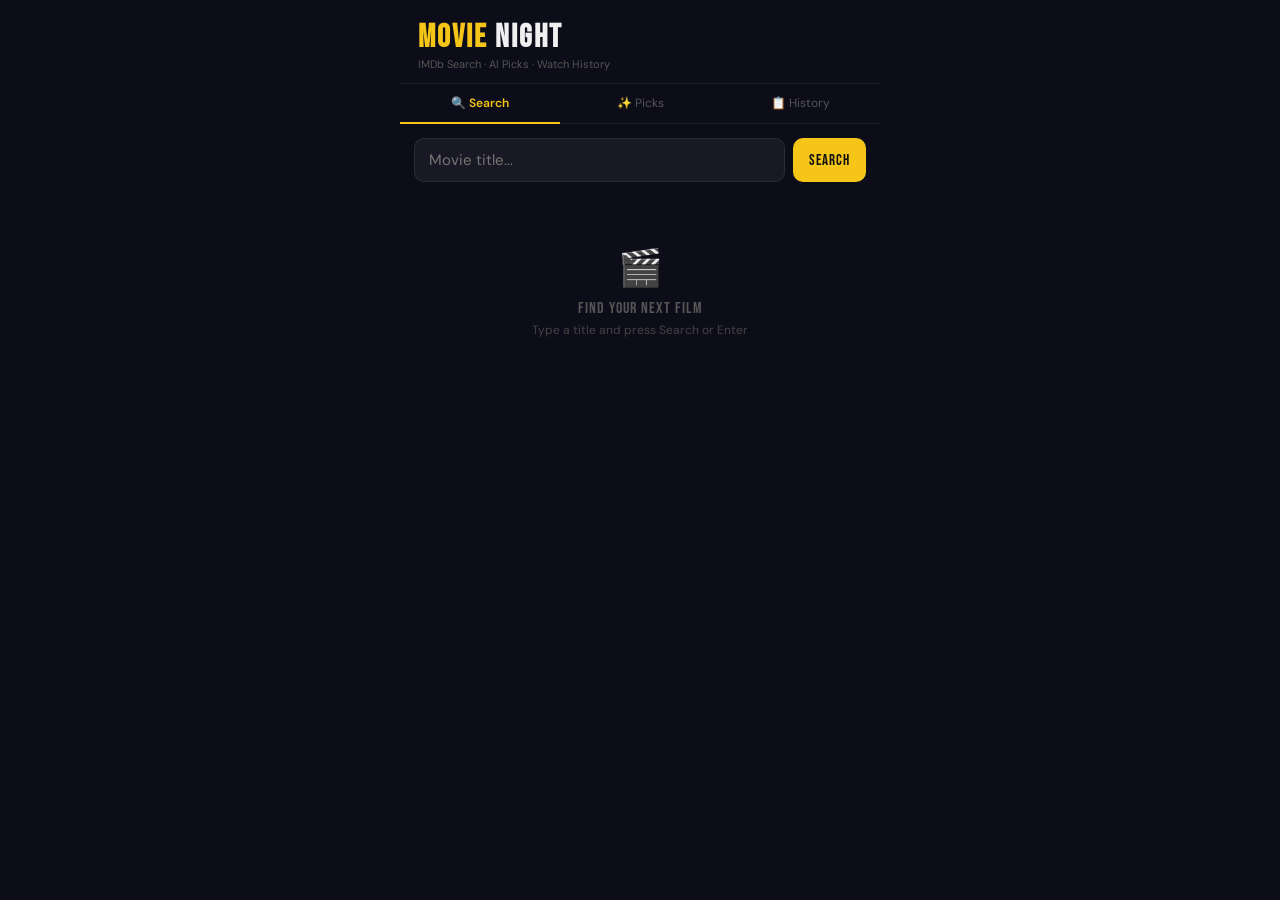
<file: movie-night.html>
<!DOCTYPE html>
<html lang="en">
<head>
<meta charset="UTF-8">
<meta name="viewport" content="width=device-width, initial-scale=1.0, viewport-fit=cover">
<title>Movie Night</title>

<!-- PWA -->
<link rel="manifest" href="manifest.json">
<meta name="apple-mobile-web-app-capable" content="yes">
<meta name="apple-mobile-web-app-status-bar-style" content="black-translucent">
<meta name="apple-mobile-web-app-title" content="Movie Night">
<meta name="theme-color" content="#0d0d1a">
<link rel="apple-touch-icon" href="icon.png">

<link href="https://fonts.googleapis.com/css2?family=Bebas+Neue&family=DM+Sans:ital,wght@0,400;0,600;1,400&display=swap" rel="stylesheet">
<style>
  *, *::before, *::after { box-sizing: border-box; margin: 0; padding: 0; }
  body { background: #0d0d1a; color: #f0f0f0; font-family: 'DM Sans', sans-serif; }
  ::-webkit-scrollbar { width: 4px; }
  ::-webkit-scrollbar-thumb { background: #2a2a3a; border-radius: 4px; }

  .app { max-width: 480px; margin: 0 auto; min-height: 100vh; padding-bottom: 80px; }

  .header { padding: 22px 18px 12px; border-bottom: 1px solid rgba(255,255,255,0.08); }
  .header h1 { font-family: 'Bebas Neue', cursive; font-size: 32px; letter-spacing: 2px; line-height: 1; }
  .header h1 span.gold { color: #F5C518; }
  .header p { color: #555; font-size: 11px; margin-top: 3px; }

  .tabs { display: flex; border-bottom: 1px solid rgba(255,255,255,0.08); }
  .tab-btn { flex: 1; padding: 11px 0; background: none; border: none; border-bottom: 2px solid transparent;
    color: #555; cursor: pointer; font-size: 12px; font-family: 'DM Sans', sans-serif;
    font-weight: 400; margin-bottom: -1px; transition: all .2s; }
  .tab-btn.active { color: #F5C518; border-bottom-color: #F5C518; font-weight: 600; }

  .content { padding: 14px 14px 0; }

  .search-row { display: flex; gap: 8px; margin-bottom: 12px; }
  .search-row input { flex: 1; background: rgba(255,255,255,0.05); border: 1px solid rgba(255,255,255,0.08);
    border-radius: 10px; color: #f0f0f0; font-size: 15px; padding: 11px 14px;
    font-family: 'DM Sans', sans-serif; outline: none; }
  .search-row input:focus { border-color: rgba(245,197,24,0.4); }
  .btn-gold { padding: 11px 16px; border-radius: 10px; background: #F5C518; border: none;
    color: #111; font-family: 'Bebas Neue', cursive; font-size: 15px; letter-spacing: 1px;
    cursor: pointer; flex-shrink: 0; transition: opacity .15s; }
  .btn-gold:hover { opacity: 0.85; }
  .btn-gold:disabled { background: #2a2a3a; color: #555; cursor: not-allowed; opacity: 1; }

  .empty { text-align: center; color: #444; padding: 50px 0; }
  .empty .icon { font-size: 36px; margin-bottom: 8px; }
  .empty .title { font-family: 'Bebas Neue', cursive; font-size: 16px; letter-spacing: 1px; color: #555; }
  .empty .sub { font-size: 12px; margin-top: 4px; }

  .card-list { display: flex; flex-direction: column; gap: 9px; }
  .card { background: rgba(255,255,255,0.04); border: 1px solid rgba(255,255,255,0.08);
    border-radius: 12px; padding: 11px; display: flex; gap: 11px;
    cursor: pointer; transition: background .15s; }
  .card:hover { background: rgba(255,255,255,0.07); }

  .poster { width: 56px; height: 80px; flex-shrink: 0; border-radius: 8px; overflow: hidden;
    background: #1a1a2e; display: flex; align-items: center; justify-content: center; }
  .poster img { width: 100%; height: 100%; object-fit: cover; }

  .card-body { flex: 1; min-width: 0; }
  .card-title { font-family: 'Bebas Neue', cursive; font-size: 16px; letter-spacing: .5px; line-height: 1.2; }
  .card-meta { color: #666; font-size: 11px; margin-top: 2px; }
  .card-actions { display: flex; align-items: center; gap: 8px; margin-top: 7px; }
  .btn-add { padding: 3px 10px; border-radius: 6px; background: #F5C518; border: none;
    color: #111; font-size: 11px; font-weight: 700; cursor: pointer;
    font-family: 'Bebas Neue', cursive; letter-spacing: 1px; }
  .hint { color: #444; font-size: 11px; }
  .watched-badge { color: #F5C518; font-size: 11px; }

  .why-strip { padding: 6px 12px; background: rgba(245,197,24,0.04);
    border: 1px solid rgba(255,255,255,0.08); border-top: none;
    border-radius: 0 0 12px 12px; color: #998; font-size: 12px; font-style: italic; }

  /* Loading */
  .loading-box { margin: 8px 0 20px; padding: 24px 20px;
    background: rgba(245,197,24,0.04); border: 1px solid rgba(245,197,24,0.15);
    border-radius: 14px; text-align: center; }
  .dots { display: flex; justify-content: center; gap: 7px; margin-bottom: 16px; }
  .dot { width: 9px; height: 9px; border-radius: 50%; background: #F5C518; }
  .dot:nth-child(1) { animation: bounce 1.2s ease-in-out 0s infinite; }
  .dot:nth-child(2) { animation: bounce 1.2s ease-in-out .18s infinite; }
  .dot:nth-child(3) { animation: bounce 1.2s ease-in-out .36s infinite; }
  .dot:nth-child(4) { animation: bounce 1.2s ease-in-out .54s infinite; }
  .dot:nth-child(5) { animation: bounce 1.2s ease-in-out .72s infinite; }
  .progress-track { height: 2px; background: rgba(245,197,24,0.15); border-radius: 2px;
    margin-bottom: 16px; overflow: hidden; }
  .progress-bar { height: 100%; width: 40%; background: #F5C518; border-radius: 2px;
    animation: progressSlide 1.8s ease-in-out infinite; }
  .loading-quote { color: #ddd; font-style: italic; font-size: 14px; line-height: 1.5; }
  .loading-source { color: #555; font-size: 11px; margin-top: 5px; letter-spacing: .5px; }
  .loading-sub { color: #555; font-size: 11px; margin-top: 10px; }

  .skeleton-card { background: rgba(255,255,255,0.04); border: 1px solid rgba(255,255,255,0.08);
    border-radius: 12px; padding: 11px; display: flex; gap: 11px; }
  .skel-poster { width: 56px; height: 80px; border-radius: 8px;
    background: rgba(255,255,255,0.06); animation: shimmer 1.5s ease-in-out infinite; }
  .skel-body { flex: 1; padding-top: 4px; }
  .skel-line { border-radius: 4px; background: rgba(255,255,255,0.06);
    animation: shimmer 1.5s ease-in-out infinite; margin-bottom: 8px; }

  /* Detail modal */
  .overlay { position: fixed; inset: 0; background: rgba(0,0,0,0.85); z-index: 300;
    display: flex; align-items: flex-end; justify-content: center; }
  .modal { background: #13131f; border: 1px solid rgba(255,255,255,0.08);
    border-radius: 20px 20px 0 0; width: 100%; max-width: 480px;
    max-height: 88vh; overflow-y: auto; padding: 20px 18px 32px; }
  .modal-top { display: flex; gap: 14px; margin-bottom: 16px; }
  .modal-poster { width: 90px; height: 134px; flex-shrink: 0; border-radius: 8px;
    overflow: hidden; background: #1a1a2e; display: flex; align-items: center; justify-content: center; }
  .modal-poster img { width: 100%; height: 100%; object-fit: cover; }
  .modal-title { font-family: 'Bebas Neue', cursive; font-size: 22px;
    letter-spacing: .5px; line-height: 1.15; color: #fff; }
  .chips { display: flex; gap: 5px; flex-wrap: wrap; margin-top: 8px; }
  .chip { padding: 2px 8px; border-radius: 20px; background: rgba(255,255,255,0.07);
    border: 1px solid rgba(255,255,255,0.08); font-size: 11px; color: #aaa; }
  .plot { color: #ccc; font-size: 13px; line-height: 1.6; margin-bottom: 16px;
    padding: 12px; background: rgba(255,255,255,0.03); border-radius: 10px;
    border: 1px solid rgba(255,255,255,0.08); }
  .crew-label { color: #555; font-size: 11px; font-weight: 600; margin-bottom: 3px; }
  .crew-val { color: #ddd; font-size: 13px; margin-bottom: 10px; }
  .awards-box { margin-bottom: 14px; padding: 8px 12px;
    background: rgba(245,197,24,0.05); border-radius: 8px;
    border: 1px solid rgba(245,197,24,0.15); color: #F5C518; font-size: 12px; }
  .modal-actions { display: flex; gap: 9px; margin-top: 18px; }
  .btn-close { flex: 1; padding: 10px; border-radius: 9px;
    background: rgba(255,255,255,0.05); border: 1px solid rgba(255,255,255,0.08);
    color: #777; cursor: pointer; font-size: 13px; font-family: 'DM Sans', sans-serif; }
  .btn-add-history { flex: 2; padding: 10px; border-radius: 9px; background: #F5C518;
    border: none; color: #111; font-family: 'Bebas Neue', cursive;
    font-size: 15px; letter-spacing: 1px; cursor: pointer; }
  .watched-confirm { flex: 2; padding: 10px; text-align: center; color: #F5C518; font-size: 13px; font-weight: 600; }

  /* Add modal */
  .add-modal { background: #13131f; border: 1px solid rgba(245,197,24,.2);
    border-radius: 16px; padding: 22px; width: 100%; max-width: 380px; }
  .add-label { color: #555; font-size: 11px; margin-bottom: 5px; text-transform: uppercase; letter-spacing: .5px; }
  .stars-row { display: flex; gap: 4px; margin-bottom: 14px; }
  .star { font-size: 26px; cursor: pointer; color: #333; transition: color .15s; user-select: none; }
  .star.on { color: #F5C518; }
  textarea { width: 100%; background: rgba(255,255,255,0.05);
    border: 1px solid rgba(255,255,255,0.08); border-radius: 8px;
    color: #ddd; font-size: 13px; padding: 9px 11px;
    resize: vertical; min-height: 65px; font-family: 'DM Sans', sans-serif;
    outline: none; margin-bottom: 18px; }

  .history-header { display: flex; justify-content: space-between;
    margin-bottom: 10px; color: #555; font-size: 11px; }
  .hist-card { background: rgba(255,255,255,0.04); border: 1px solid rgba(255,255,255,0.08);
    border-radius: 12px; padding: 11px; display: flex; gap: 11px;
    cursor: pointer; transition: background .15s; }
  .hist-card:hover { background: rgba(255,255,255,0.07); }
  .hist-poster { width: 44px; height: 64px; flex-shrink: 0; border-radius: 6px;
    overflow: hidden; background: #1a1a2e; display: flex; align-items: center; justify-content: center; font-size:18px; }
  .hist-poster img { width: 100%; height: 100%; object-fit: cover; }
  .hist-top { display: flex; justify-content: space-between; align-items: flex-start; }
  .hist-title { font-family: 'Bebas Neue', cursive; font-size: 15px; letter-spacing: .5px; }
  .hist-meta { color: #555; font-size: 10px; }
  .hist-del { background: none; border: none; color: #444; cursor: pointer; font-size: 18px; line-height: 1; padding: 0 0 0 8px; }
  .hist-del:hover { color: #888; }
  .hist-note { color: #999; font-size: 12px; margin-top: 3px; font-style: italic; }

  @keyframes bounce { 0%,80%,100%{transform:scale(0.6);opacity:.3} 40%{transform:scale(1);opacity:1} }
  @keyframes shimmer { 0%,100%{opacity:.5} 50%{opacity:1} }
  @keyframes progressSlide { 0%{transform:translateX(-200%)} 100%{transform:translateX(350%)} }
</style>
</head>
<body>
<div class="app">
  <div class="header">
    <h1><span class="gold">MOVIE</span> NIGHT</h1>
    <p>IMDb Search · AI Picks · Watch History</p>
  </div>

  <div class="tabs">
    <button class="tab-btn active" onclick="switchTab('search')">🔍 Search</button>
    <button class="tab-btn" onclick="switchTab('recs')">✨ Picks</button>
    <button class="tab-btn" onclick="switchTab('history')">📋 History</button>
  </div>

  <div class="content">
    <!-- SEARCH -->
    <div id="tab-search">
      <div class="search-row">
        <input id="search-input" type="text" placeholder="Movie title..." onkeydown="if(event.key==='Enter')doSearch()">
        <button class="btn-gold" onclick="doSearch()">SEARCH</button>
      </div>
      <div id="search-results"></div>
    </div>

    <!-- PICKS -->
    <div id="tab-recs" style="display:none">
      <div style="margin-bottom:12px">
        <div style="color:#555;font-size:11px;margin-bottom:5px;font-weight:600;letter-spacing:.5px">OPTIONAL PROMPT</div>
        <div class="search-row">
          <input id="rec-input" type="text" placeholder="Genre, mood, a film you love..." onkeydown="if(event.key==='Enter')loadRecs()">
          <button class="btn-gold" id="rec-btn" onclick="loadRecs()">FIND</button>
        </div>
        <div id="rec-history-hint" style="color:#444;font-size:11px;margin-top:5px"></div>
      </div>
      <div id="rec-results"></div>
    </div>

    <!-- HISTORY -->
    <div id="tab-history" style="display:none">
      <div id="history-list"></div>
    </div>
  </div>
</div>

<!-- Detail Modal -->
<div id="detail-overlay" class="overlay" style="display:none" onclick="closeDetail()">
  <div class="modal" onclick="event.stopPropagation()">
    <div id="detail-content"></div>
  </div>
</div>

<!-- Add Modal -->
<div id="add-overlay" class="overlay" style="display:none" onclick="closeAdd()">
  <div style="padding:20px;width:100%;display:flex;justify-content:center" onclick="event.stopPropagation()">
    <div class="add-modal">
      <div style="font-family:'Bebas Neue',cursive;color:#F5C518;font-size:12px;letter-spacing:2px;margin-bottom:3px">ADD TO HISTORY</div>
      <div id="add-movie-title" style="font-family:'Bebas Neue',cursive;font-size:19px;margin-bottom:14px;line-height:1.2"></div>
      <div class="add-label">Your Rating</div>
      <div class="stars-row" id="stars-row">
        <span class="star" onclick="setStar(1)">★</span>
        <span class="star" onclick="setStar(2)">★</span>
        <span class="star" onclick="setStar(3)">★</span>
        <span class="star" onclick="setStar(4)">★</span>
        <span class="star" onclick="setStar(5)">★</span>
      </div>
      <div class="add-label">Notes</div>
      <textarea id="add-note" placeholder="What did you think?"></textarea>
      <div style="display:flex;gap:9px">
        <button class="btn-close" onclick="closeAdd()">Cancel</button>
        <button class="btn-add-history" onclick="confirmAdd()">SAVE</button>
      </div>
    </div>
  </div>
</div>

<script>
const OMDB_KEY = "b9bd48a6";
const ANTHROPIC_KEY = ""; // Paste your Anthropic API key here for AI picks

// Verified quotes with accurate attribution
const QUOTES = [
  { text: "I'll be back.", source: "The Terminator (1984)" },
  { text: "You can't handle the truth!", source: "A Few Good Men (1992)" },
  { text: "May the Force be with you.", source: "Star Wars (1977)" },
  { text: "There's no place like home.", source: "The Wizard of Oz (1939)" },
  { text: "To infinity and beyond!", source: "Toy Story (1995)" },
  { text: "Why so serious?", source: "The Dark Knight (2008)" },
  { text: "You talking to me?", source: "Taxi Driver (1976)" },
  { text: "I see dead people.", source: "The Sixth Sense (1999)" },
  { text: "Houston, we have a problem.", source: "Apollo 13 (1995)" },
  { text: "My precious.", source: "The Lord of the Rings: The Two Towers (2002)" },
  { text: "Life is like a box of chocolates.", source: "Forrest Gump (1994)" },
  { text: "Just keep swimming.", source: "Finding Nemo (2003)" },
  { text: "I am your father.", source: "The Empire Strikes Back (1980)" },
  { text: "Here's looking at you, kid.", source: "Casablanca (1942)" },
  { text: "Get busy living, or get busy dying.", source: "The Shawshank Redemption (1994)" },
];

function randQuote() {
  return QUOTES[Math.floor(Math.random() * QUOTES.length)];
}

let watchHistory = JSON.parse(localStorage.getItem("mn_history") || "[]");
let currentAddMovie = null;
let currentStars = 0;

// ── Tabs ──────────────────────────────────────────────────────────────────────
function switchTab(name) {
  ["search","recs","history"].forEach(t => {
    document.getElementById("tab-"+t).style.display = t === name ? "block" : "none";
  });
  document.querySelectorAll(".tab-btn").forEach((btn, i) => {
    btn.classList.toggle("active", ["search","recs","history"][i] === name);
  });
  if (name === "history") renderHistory();
  if (name === "recs") {
    const hint = document.getElementById("rec-history-hint");
    hint.textContent = watchHistory.length > 0
      ? `Based on ${watchHistory.length} film${watchHistory.length > 1 ? "s" : ""} in your history`
      : "Add films to your history for personalised picks";
  }
}

// ── OMDb ──────────────────────────────────────────────────────────────────────
async function omdbSearch(q) {
  const r = await fetch(`https://www.omdbapi.com/?apikey=${OMDB_KEY}&s=${encodeURIComponent(q)}&type=movie`);
  const d = await r.json();
  return d.Search || [];
}

async function omdbDetail(id) {
  const r = await fetch(`https://www.omdbapi.com/?apikey=${OMDB_KEY}&i=${id}&plot=full`);
  return r.json();
}

// ── UI helpers ────────────────────────────────────────────────────────────────
function posterHTML(src, title, w=56, h=80) {
  const s = `width:${w}px;height:${h}px;flex-shrink:0;border-radius:8px;overflow:hidden;background:#1a1a2e;display:flex;align-items:center;justify-content:center`;
  if (src && src !== "N/A") return `<div style="${s}"><img src="${src}" alt="${title}" style="width:100%;height:100%;object-fit:cover"></div>`;
  return `<div style="${s}"><span style="font-size:22px">🎬</span></div>`;
}

function starsHTML(n, size=13) {
  return [1,2,3,4,5].map(s => `<span style="font-size:${size}px;color:${s<=n?'#F5C518':'#333'}">★</span>`).join("");
}

function loadingHTML(quote, withSkeletons) {
  const skels = withSkeletons ? Array(5).fill(0).map((_,i) => `
    <div class="skeleton-card" style="margin-top:9px">
      <div class="skel-poster"></div>
      <div class="skel-body">
        <div class="skel-line" style="height:16px;width:60%;animation-delay:${i*.1}s"></div>
        <div class="skel-line" style="height:11px;width:35%;animation-delay:${i*.1+.1}s"></div>
      </div>
    </div>`).join("") : "";
  return `
    <div class="loading-box">
      <div class="dots">${[0,1,2,3,4].map(i=>`<div class="dot"></div>`).join("")}</div>
      <div class="progress-track"><div class="progress-bar"></div></div>
      <div class="loading-quote">"${quote.text}"</div>
      <div class="loading-source">— ${quote.source}</div>
      <div class="loading-sub">Searching...</div>
    </div>${skels}`;
}

function movieCardHTML(m, why) {
  const inHist = watchHistory.some(h => h.imdbID === m.imdbID);
  const rating = m.imdbRating && m.imdbRating !== "N/A" ? ` · ★ ${m.imdbRating}` : "";
  const genre = m.Genre ? ` · ${m.Genre.split(",")[0]}` : "";
  const safeM = encodeURIComponent(JSON.stringify(m));
  const actionBtn = inHist
    ? `<span class="watched-badge">✓ Watched</span>`
    : `<button class="btn-add" onclick="event.stopPropagation();openAddEncoded('${safeM}')">+ WATCHED</button>`;
  const hint = m.imdbID ? `<span class="hint">tap for details →</span>` : "";
  const topRadius = why ? "12px 12px 0 0" : "12px";
  return `
    <div>
      <div class="card" style="border-radius:${topRadius}" onclick="${m.imdbID ? `openDetail('${m.imdbID}')` : ''}">
        ${posterHTML(m.Poster, m.Title)}
        <div class="card-body">
          <div class="card-title">${m.Title}</div>
          <div class="card-meta">${m.Year}${rating}${genre}</div>
          <div class="card-actions">${actionBtn}${hint}</div>
        </div>
      </div>
      ${why ? `<div class="why-strip">💡 ${why}</div>` : ""}
    </div>`;
}

// ── Search ────────────────────────────────────────────────────────────────────
async function doSearch() {
  const q = document.getElementById("search-input").value.trim();
  if (!q) return;
  const el = document.getElementById("search-results");
  el.innerHTML = loadingHTML(randQuote(), false);
  try {
    const results = await omdbSearch(q);
    if (!results.length) {
      el.innerHTML = `<div class="empty"><div class="icon">🤷</div><div class="title">NO RESULTS</div><div class="sub">Try a different title or spelling</div></div>`;
      return;
    }
    el.innerHTML = `<div class="card-list">${results.map(m => movieCardHTML(m)).join("")}</div>`;
  } catch(e) {
    el.innerHTML = `<div class="empty"><div class="title">CONNECTION ERROR</div><div class="sub">${e.message}</div></div>`;
  }
}

// ── Detail ────────────────────────────────────────────────────────────────────
async function openDetail(id) {
  document.getElementById("detail-overlay").style.display = "flex";
  document.getElementById("detail-content").innerHTML = loadingHTML(randQuote(), false);
  const d = await omdbDetail(id);
  const inHist = watchHistory.some(h => h.imdbID === id);
  const chips = (d.Genre||"").split(", ").map(g => `<span class="chip">${g}</span>`).join("");
  const crew = [
    d.Director && d.Director!=="N/A" ? `<div class="crew-label">🎬 Director</div><div class="crew-val">${d.Director}</div>` : "",
    d.Writer && d.Writer!=="N/A" ? `<div class="crew-label">✍️ Screenplay</div><div class="crew-val">${d.Writer}</div>` : "",
    d.Actors && d.Actors!=="N/A" ? `<div class="crew-label">🌟 Cast</div><div class="crew-val">${d.Actors}</div>` : "",
  ].join("");
  const addBtn = inHist
    ? `<div class="watched-confirm">✓ Already in history</div>`
    : `<button class="btn-add-history" onclick="openAddFromDetail()">+ ADD TO HISTORY</button>`;

  document.getElementById("detail-content").innerHTML = `
    <div class="modal-top">
      ${posterHTML(d.Poster, d.Title, 90, 134)}
      <div style="flex:1;min-width:0">
        <div class="modal-title">${d.Title||""}</div>
        <div style="color:#666;font-size:12px;margin-top:3px">${d.Year||""} · ${d.Runtime||""} · ${d.Rated||""}</div>
        ${d.imdbRating&&d.imdbRating!=="N/A" ? `<div style="color:#F5C518;font-weight:700;font-size:15px;margin-top:4px">★ ${d.imdbRating} <span style="color:#555;font-weight:400;font-size:12px">/ 10 IMDb</span></div>` : ""}
        ${d.Metascore&&d.Metascore!=="N/A" ? `<div style="font-size:12px;color:#888;margin-top:2px">Metascore: ${d.Metascore}</div>` : ""}
        <div class="chips">${chips}</div>
      </div>
    </div>
    ${d.Plot&&d.Plot!=="N/A" ? `<div class="plot">${d.Plot}</div>` : ""}
    ${crew}
    ${d.Awards&&d.Awards!=="N/A" ? `<div class="awards-box">🏆 ${d.Awards}</div>` : ""}
    ${d.Country&&d.Country!=="N/A" ? `<div style="margin-bottom:18px"><div class="crew-label">COUNTRY / LANGUAGE</div><div class="crew-val">${d.Country} · ${d.Language||""}</div></div>` : ""}
    <div class="modal-actions">
      <button class="btn-close" onclick="closeDetail()">Close</button>
      ${addBtn}
    </div>`;
  window._detailMovie = d;
}

function openAddFromDetail() { openAdd(window._detailMovie); }
function closeDetail() { document.getElementById("detail-overlay").style.display = "none"; }

// ── Add to history ────────────────────────────────────────────────────────────
function openAddEncoded(encoded) {
  openAdd(JSON.parse(decodeURIComponent(encoded)));
}

function openAdd(movie) {
  currentAddMovie = movie;
  currentStars = 0;
  document.getElementById("add-movie-title").textContent = `${movie.Title} (${movie.Year})`;
  document.getElementById("add-note").value = "";
  renderStars(0);
  document.getElementById("add-overlay").style.display = "flex";
}

function closeAdd() { document.getElementById("add-overlay").style.display = "none"; }
function setStar(n) { currentStars = n; renderStars(n); }
function renderStars(n) {
  document.querySelectorAll(".star").forEach((s, i) => s.classList.toggle("on", i < n));
}

async function confirmAdd() {
  const m = currentAddMovie;
  let detail = m;
  if (m.imdbID) { try { detail = await omdbDetail(m.imdbID); } catch(e) {} }
  const entry = {
    id: Date.now(),
    imdbID: m.imdbID || "",
    title: detail.Title || m.Title || "",
    year: detail.Year || m.Year || "",
    poster: detail.Poster || m.Poster || "",
    stars: currentStars,
    comment: document.getElementById("add-note").value,
    date: new Date().toLocaleDateString("en-GB")
  };
  watchHistory.unshift(entry);
  localStorage.setItem("mn_history", JSON.stringify(watchHistory));
  closeAdd();
  closeDetail();
  if (document.querySelector(".tab-btn:nth-child(3)").classList.contains("active")) renderHistory();
}

// ── Picks ─────────────────────────────────────────────────────────────────────
async function loadRecs() {
  const q = document.getElementById("rec-input").value.trim();
  const btn = document.getElementById("rec-btn");
  const el = document.getElementById("rec-results");
  btn.disabled = true;
  btn.textContent = "SEARCHING...";
  el.innerHTML = loadingHTML(randQuote(), true);

  try {
    let suggestions = [];

    if (ANTHROPIC_KEY) {
      const watched = watchHistory.slice(-8).map(m => `${m.title} (${m.year}) ${m.stars}★`).join(", ");
      const prompt = q
        ? `Suggest 5 movies similar to: "${q}". User watched: ${watched||"nothing yet"}. Reply ONLY with a JSON array: [{"title":"...","year":"...","why":"one sentence"}]`
        : `Based on this watch history: ${watched||"no history yet"}. Suggest 5 great movies to watch next. Reply ONLY with a JSON array: [{"title":"...","year":"...","why":"one sentence"}]`;
      const res = await fetch("https://api.anthropic.com/v1/messages", {
        method: "POST",
        headers: {
          "Content-Type": "application/json",
          "x-api-key": ANTHROPIC_KEY,
          "anthropic-version": "2023-06-01"
        },
        body: JSON.stringify({ model: "claude-opus-4-6", max_tokens: 800, messages: [{ role: "user", content: prompt }] })
      });
      const data = await res.json();
      const text = (data.content||[]).map(b=>b.text||"").join("");
      suggestions = JSON.parse(text.replace(/```json|```/g,"").trim());
    } else {
      // Fallback without API key
      const term = q || (watchHistory.length > 0 ? watchHistory[0].title : "award winning films");
      const found = await omdbSearch(term);
      suggestions = found.slice(0,5).map(m => ({ title: m.Title, year: m.Year, why: null }));
    }

    const details = await Promise.all(suggestions.map(async s => {
      const found = await omdbSearch(`${s.title} ${s.year}`);
      const pick = found[0];
      if (!pick) return { Title: s.title, Year: s.year, Poster: "", imdbID: null, imdbRating: "N/A", why: s.why };
      const d = await omdbDetail(pick.imdbID);
      return { ...d, why: s.why };
    }));

    if (!details.length) {
      el.innerHTML = `<div class="empty"><div class="icon">🤷</div><div class="title">NO PICKS FOUND</div><div class="sub">Try a different prompt</div></div>`;
    } else {
      el.innerHTML = `<div class="card-list">${details.map(m => movieCardHTML(m, m.why)).join("")}</div>`;
    }
  } catch(e) {
    el.innerHTML = `<div class="empty"><div class="title">ERROR</div><div class="sub">${e.message}</div></div>`;
  }

  btn.disabled = false;
  btn.textContent = "FIND";
}

// ── History ───────────────────────────────────────────────────────────────────
function renderHistory() {
  const el = document.getElementById("history-list");
  if (!watchHistory.length) {
    el.innerHTML = `<div class="empty"><div class="icon">📋</div><div class="title">NO HISTORY YET</div><div class="sub">Find a film and mark it as watched</div></div>`;
    return;
  }
  const rated = watchHistory.filter(h => h.stars > 0);
  const avg = rated.length ? (rated.reduce((a,b) => a+b.stars, 0) / rated.length).toFixed(1) + "★" : "—";
  el.innerHTML = `
    <div class="history-header">
      <span>${watchHistory.length} film${watchHistory.length>1?"s":""} watched</span>
      <span>Avg rating: ${avg}</span>
    </div>
    <div class="card-list">
      ${watchHistory.map(item => `
        <div class="hist-card" onclick="${item.imdbID ? `openDetail('${item.imdbID}')` : ''}">
          <div class="hist-poster">${item.poster&&item.poster!=="N/A" ? `<img src="${item.poster}" alt="">` : "🎬"}</div>
          <div style="flex:1;min-width:0">
            <div class="hist-top">
              <div>
                <div class="hist-title">${item.title}</div>
                <div class="hist-meta">${item.year} · ${item.date}</div>
              </div>
              <button class="hist-del" onclick="event.stopPropagation();deleteItem(${item.id})">×</button>
            </div>
            <div style="display:flex;gap:2px;margin-top:3px">${starsHTML(item.stars)}</div>
            ${item.comment ? `<div class="hist-note">"${item.comment}"</div>` : ""}
          </div>
        </div>`).join("")}
    </div>`;
}

function deleteItem(id) {
  watchHistory = watchHistory.filter(h => h.id !== id);
  localStorage.setItem("mn_history", JSON.stringify(watchHistory));
  renderHistory();
}

// Init
document.getElementById("search-results").innerHTML = `
  <div class="empty">
    <div class="icon">🎬</div>
    <div class="title">FIND YOUR NEXT FILM</div>
    <div class="sub">Type a title and press Search or Enter</div>
  </div>`;
document.getElementById("rec-results").innerHTML = `
  <div class="empty">
    <div class="icon">✨</div>
    <div class="title">GET PERSONALISED PICKS</div>
    <div class="sub">Enter a prompt or leave blank and hit Find</div>
  </div>`;

// Register service worker for PWA / offline support
if ("serviceWorker" in navigator) {
  navigator.serviceWorker.register("./sw.js").catch(err => console.warn("SW:", err));
}
</script>
</body>
</html>
</file>
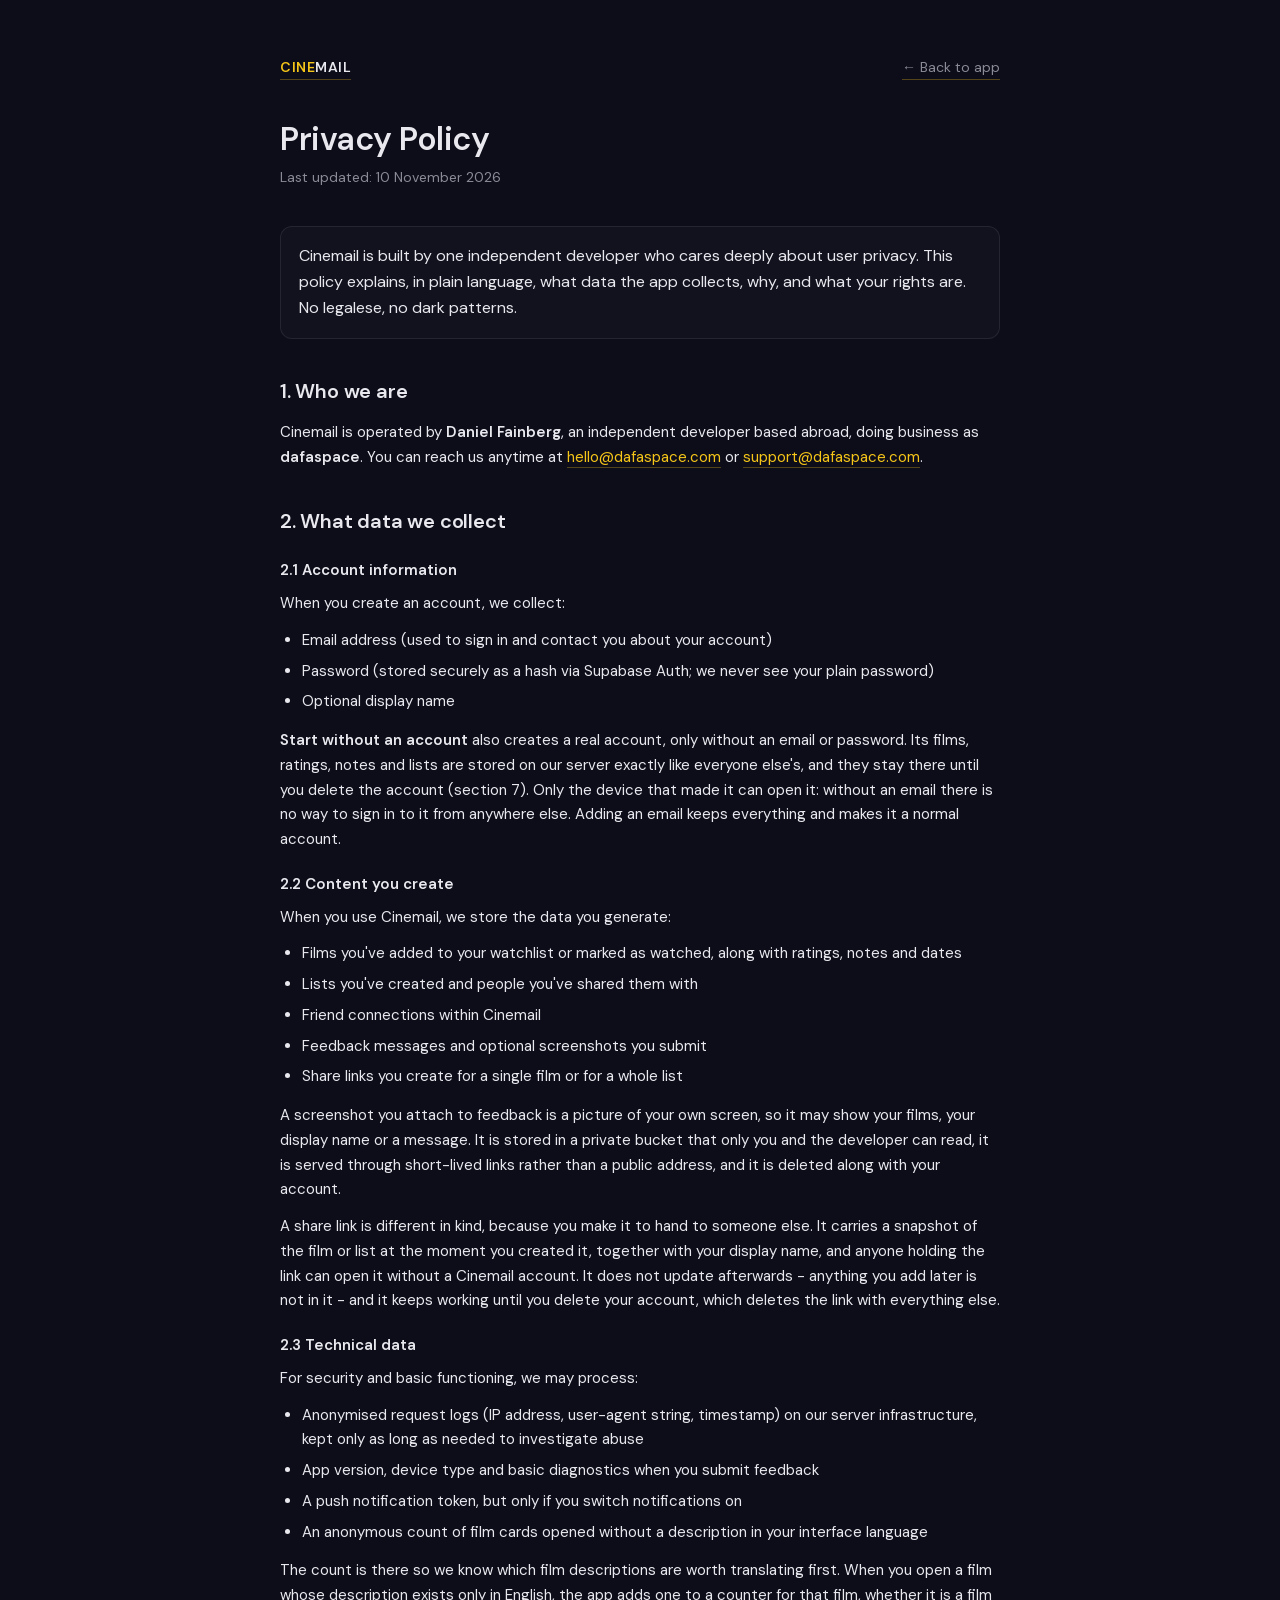
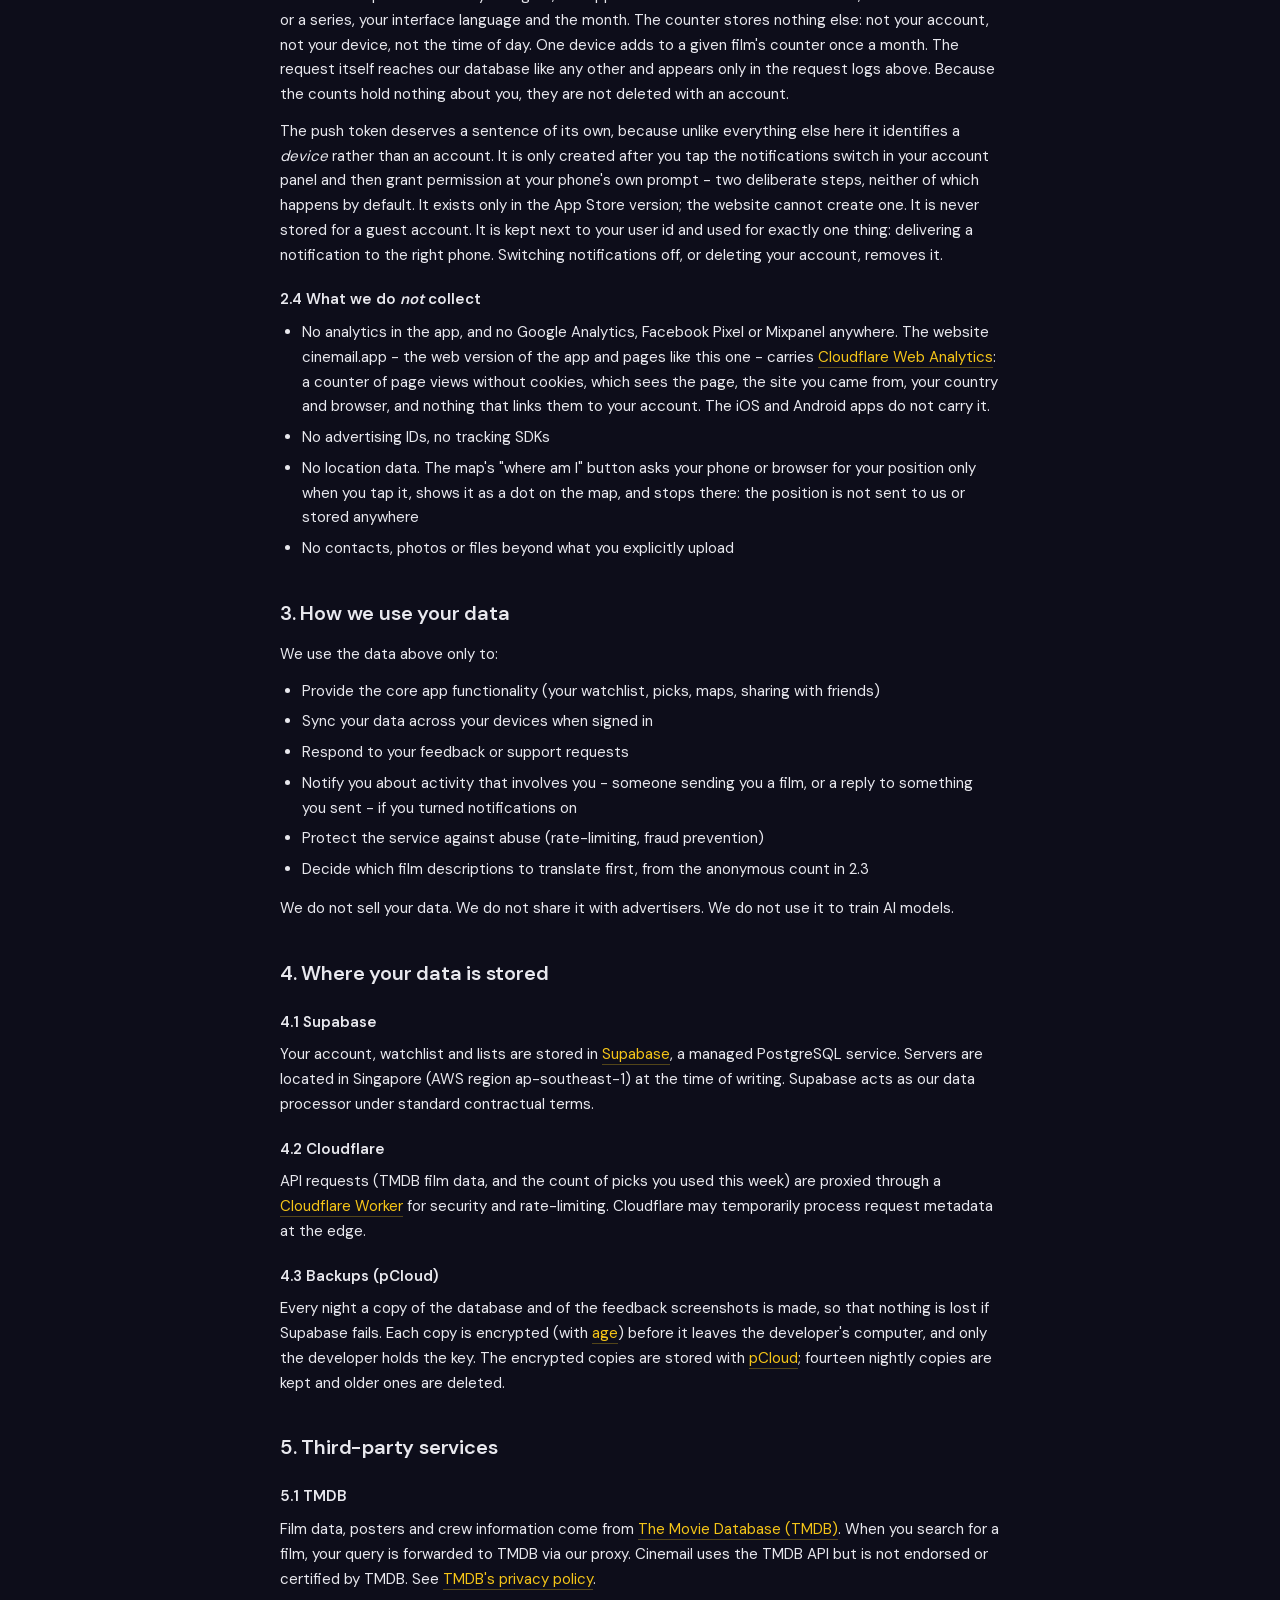
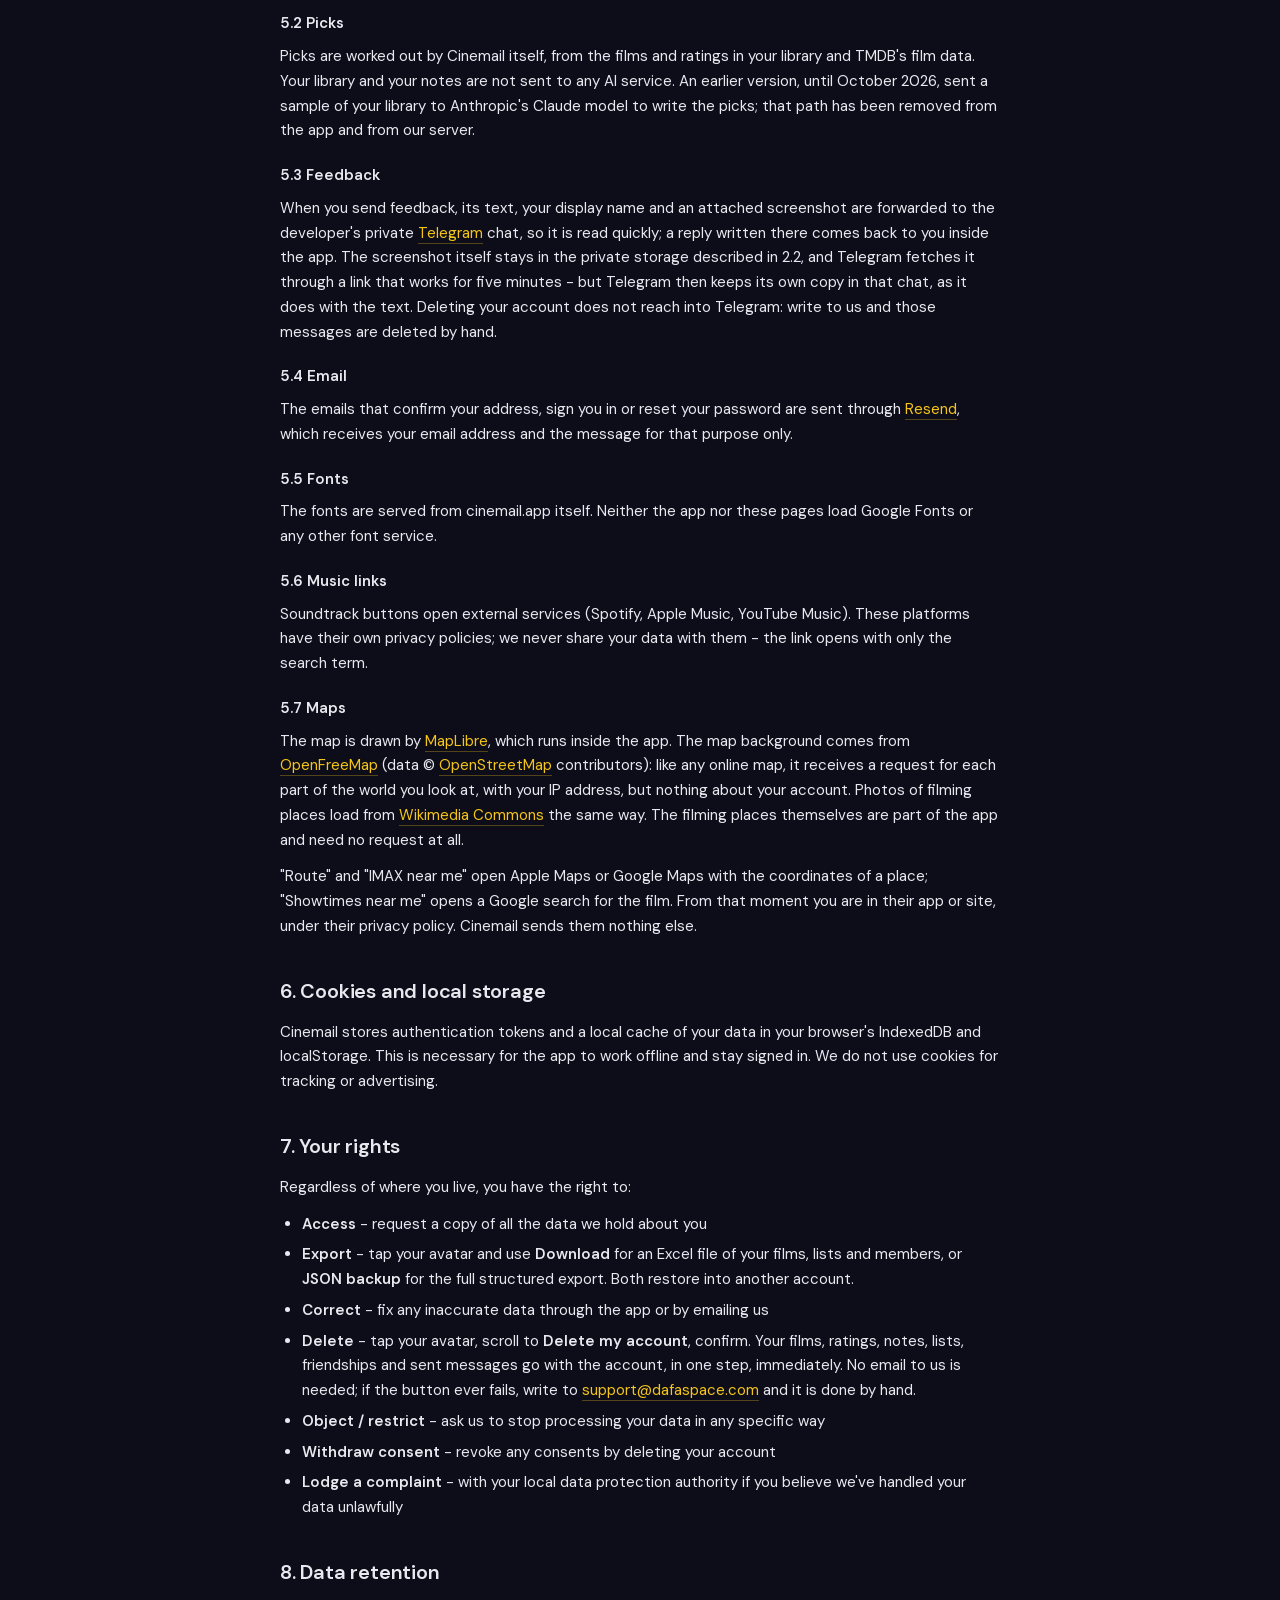
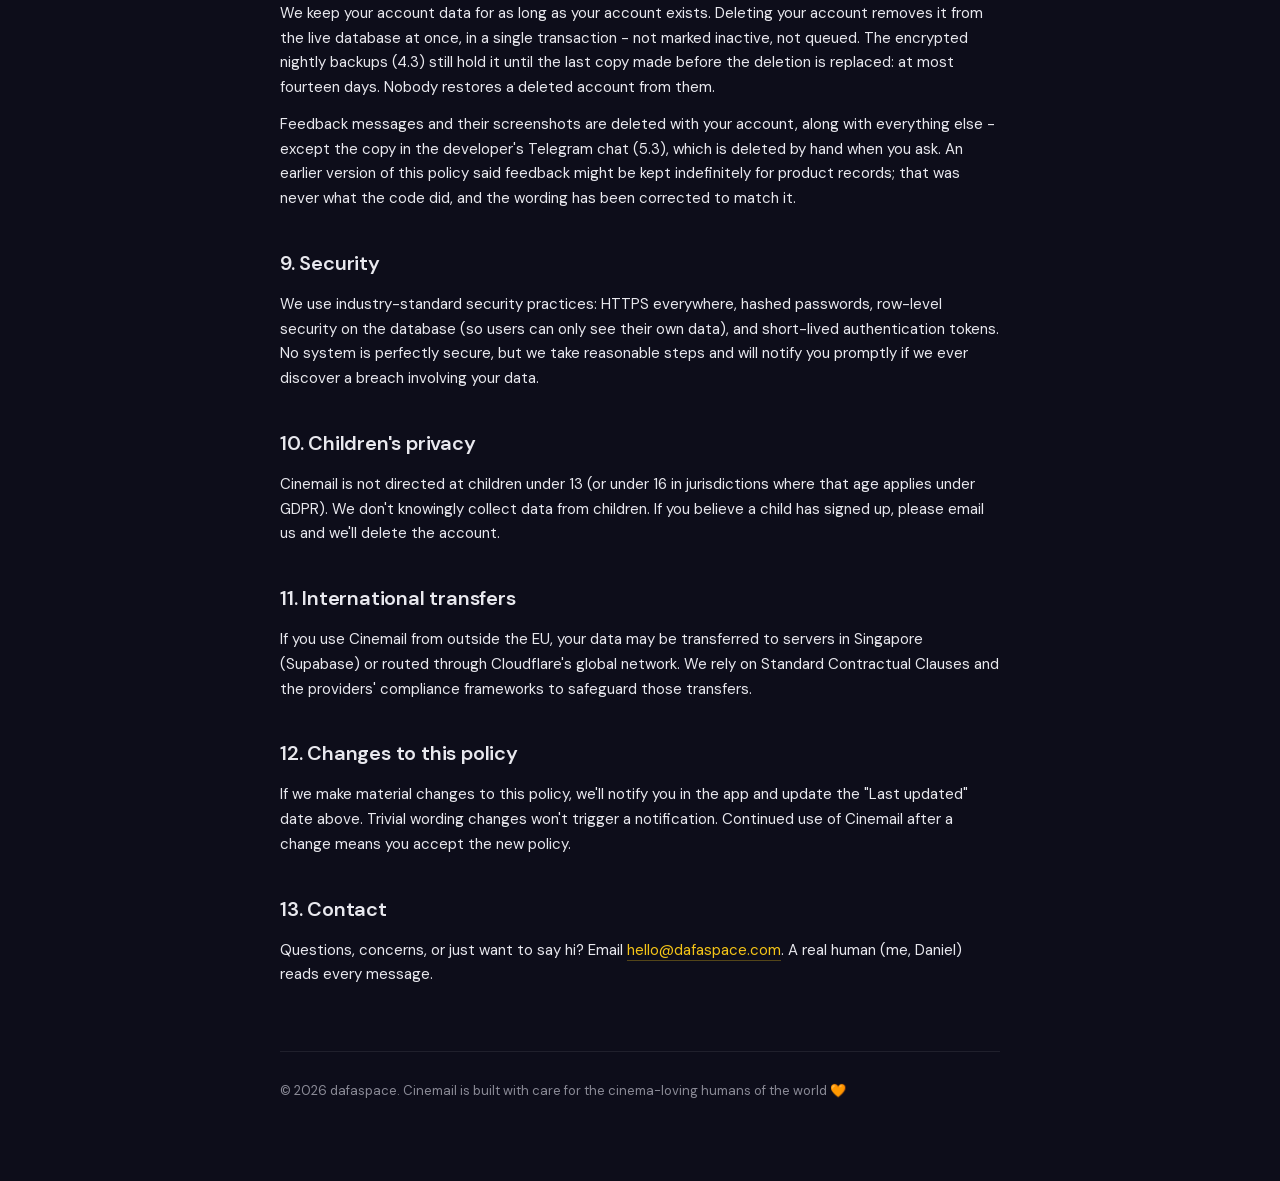
<file: privacy.html>
<!DOCTYPE html>
<html lang="en">
<head>
  <meta charset="UTF-8">
  <meta name="viewport" content="width=device-width, initial-scale=1.0">
  <meta name="description" content="Cinemail Privacy Policy - what data we collect, how we use it, and your rights.">
  <meta name="theme-color" content="#0d0d1a">
  <title>Privacy Policy - Cinemail</title>

  <!-- DM Sans from cinemail.app itself (fonts/, the same files as the app), not Google Fonts. -->
  <style>
    @font-face { font-family: 'DM Sans'; font-style: normal; font-weight: 300 600; font-display: swap;
      src: url('/fonts/dm-sans-latin-ext.woff2') format('woff2');
      unicode-range: U+0100-02BA, U+02BD-02C5, U+02C7-02CC, U+02CE-02D7, U+02DD-02FF, U+0304, U+0308, U+0329, U+1D00-1DBF, U+1E00-1E9F, U+1EF2-1EFF, U+2020, U+20A0-20AB, U+20AD-20C0, U+2113, U+2C60-2C7F, U+A720-A7FF; }
    @font-face { font-family: 'DM Sans'; font-style: normal; font-weight: 300 600; font-display: swap;
      src: url('/fonts/dm-sans-latin.woff2') format('woff2');
      unicode-range: U+0000-00FF, U+0131, U+0152-0153, U+02BB-02BC, U+02C6, U+02DA, U+02DC, U+0304, U+0308, U+0329, U+2000-206F, U+20AC, U+2122, U+2191, U+2193, U+2212, U+2215, U+FEFF, U+FFFD; }
  </style>

  <style>
    *, *::before, *::after { box-sizing: border-box; margin: 0; padding: 0; }

    :root {
      --bg: #0d0d1a;
      --text: #e8e8ee;
      --muted: #8a8a96;
      --accent: #f5c518;
      --border: rgba(255,255,255,0.08);
      --card: rgba(255,255,255,0.025);
    }

    html, body {
      background: var(--bg);
      color: var(--text);
      font-family: 'DM Sans', -apple-system, BlinkMacSystemFont, sans-serif;
      font-size: 16px;
      line-height: 1.65;
      -webkit-font-smoothing: antialiased;
      -moz-osx-font-smoothing: grayscale;
    }

    body {
      min-height: 100vh;
      display: flex;
      justify-content: center;
      padding: 56px 24px 80px;
    }

    main { width: 100%; max-width: 720px; }

    .nav {
      display: flex;
      justify-content: space-between;
      align-items: center;
      margin-bottom: 40px;
      font-size: 14px;
    }
    .nav a {
      color: var(--muted);
      text-decoration: none;
      transition: color 0.15s ease;
    }
    .nav a:hover { color: var(--text); }
    .nav .logo {
      color: var(--text);
      font-weight: 700;
      letter-spacing: 0.5px;
    }
    .nav .logo span { color: var(--accent); }

    h1 {
      font-size: 32px;
      font-weight: 700;
      letter-spacing: -0.5px;
      margin-bottom: 8px;
      line-height: 1.2;
    }
    .updated {
      color: var(--muted);
      font-size: 14px;
      margin-bottom: 36px;
    }

    .intro {
      font-size: 16px;
      color: var(--text);
      margin-bottom: 36px;
      padding: 16px 18px;
      background: var(--card);
      border: 1px solid var(--border);
      border-radius: 12px;
      line-height: 1.65;
    }

    h2 {
      font-size: 20px;
      font-weight: 700;
      margin-top: 36px;
      margin-bottom: 12px;
      letter-spacing: -0.2px;
    }

    h3 {
      font-size: 15px;
      font-weight: 600;
      margin-top: 20px;
      margin-bottom: 8px;
      color: var(--text);
    }

    p {
      font-size: 15px;
      color: var(--text);
      margin-bottom: 12px;
      line-height: 1.65;
    }

    ul {
      margin-left: 22px;
      margin-bottom: 14px;
    }
    li {
      font-size: 15px;
      color: var(--text);
      margin-bottom: 6px;
      line-height: 1.65;
    }

    a {
      color: var(--accent);
      text-decoration: none;
      border-bottom: 1px solid rgba(245,197,24,0.3);
      transition: border-color 0.15s ease;
    }
    a:hover { border-color: var(--accent); }

    strong { color: var(--text); font-weight: 600; }

    footer {
      margin-top: 64px;
      padding-top: 28px;
      border-top: 1px solid var(--border);
      font-size: 13px;
      color: var(--muted);
    }

    @media (max-width: 600px) {
      body { padding: 36px 20px 60px; }
      h1 { font-size: 26px; }
      h2 { font-size: 18px; }
    }
  </style>
</head>
<body>
  <main>

    <nav class="nav">
      <a href="https://cinemail.app" class="logo"><span>CINE</span>MAIL</a>
      <a href="https://cinemail.app">← Back to app</a>
    </nav>

    <h1>Privacy Policy</h1>
    <p class="updated">Last updated: 10 November 2026</p>

    <div class="intro">
      Cinemail is built by one independent developer who cares deeply about user privacy. This policy explains, in plain language, what data the app collects, why, and what your rights are. No legalese, no dark patterns.
    </div>

    <h2>1. Who we are</h2>
    <p>
      Cinemail is operated by <strong>Daniel Fainberg</strong>, an independent developer based abroad, doing business as <strong>dafaspace</strong>. You can reach us anytime at <a href="mailto:hello@dafaspace.com">hello@dafaspace.com</a> or <a href="mailto:support@dafaspace.com">support@dafaspace.com</a>.
    </p>

    <h2>2. What data we collect</h2>

    <h3>2.1 Account information</h3>
    <p>When you create an account, we collect:</p>
    <ul>
      <li>Email address (used to sign in and contact you about your account)</li>
      <li>Password (stored securely as a hash via Supabase Auth; we never see your plain password)</li>
      <li>Optional display name</li>
    </ul>
    <p>
      <strong>Start without an account</strong> also creates a real account, only without an email or
      password. Its films, ratings, notes and lists are stored on our server exactly like everyone
      else's, and they stay there until you delete the account (section 7). Only the device that made
      it can open it: without an email there is no way to sign in to it from anywhere else. Adding an
      email keeps everything and makes it a normal account.
    </p>

    <h3>2.2 Content you create</h3>
    <p>When you use Cinemail, we store the data you generate:</p>
    <ul>
      <li>Films you've added to your watchlist or marked as watched, along with ratings, notes and dates</li>
      <li>Lists you've created and people you've shared them with</li>
      <li>Friend connections within Cinemail</li>
      <li>Feedback messages and optional screenshots you submit</li>
      <li>Share links you create for a single film or for a whole list</li>
    </ul>
    <p>
      A screenshot you attach to feedback is a picture of your own screen, so it may show
      your films, your display name or a message. It is stored in a private bucket that
      only you and the developer can read, it is served through short-lived links rather
      than a public address, and it is deleted along with your account.
    </p>
    <p>
      A share link is different in kind, because you make it to hand to someone else.
      It carries a snapshot of the film or list at the moment you created it, together
      with your display name, and anyone holding the link can open it without a Cinemail
      account. It does not update afterwards - anything you add later is not in it - and
      it keeps working until you delete your account, which deletes the link with everything else.
    </p>

    <h3>2.3 Technical data</h3>
    <p>For security and basic functioning, we may process:</p>
    <ul>
      <li>Anonymised request logs (IP address, user-agent string, timestamp) on our server infrastructure, kept only as long as needed to investigate abuse</li>
      <li>App version, device type and basic diagnostics when you submit feedback</li>
      <li>A push notification token, but only if you switch notifications on</li>
      <li>An anonymous count of film cards opened without a description in your interface language</li>
    </ul>
    <p>
      The count is there so we know which film descriptions are worth translating first. When you open a film whose description exists only in English, the app adds one to a counter for that film, whether it is a film or a series, your interface language and the month. The counter stores nothing else: not your account, not your device, not the time of day. One device adds to a given film's counter once a month. The request itself reaches our database like any other and appears only in the request logs above. Because the counts hold nothing about you, they are not deleted with an account.
    </p>
    <p>
      The push token deserves a sentence of its own, because unlike everything else here it identifies a <em>device</em> rather than an account. It is only created after you tap the notifications switch in your account panel and then grant permission at your phone's own prompt - two deliberate steps, neither of which happens by default. It exists only in the App Store version; the website cannot create one. It is never stored for a guest account. It is kept next to your user id and used for exactly one thing: delivering a notification to the right phone. Switching notifications off, or deleting your account, removes it.
    </p>

    <h3>2.4 What we do <em>not</em> collect</h3>
    <ul>
      <li>No analytics in the app, and no Google Analytics, Facebook Pixel or Mixpanel anywhere. The website
        cinemail.app - the web version of the app and pages like this one - carries
        <a href="https://www.cloudflare.com/web-analytics/" target="_blank" rel="noopener">Cloudflare Web Analytics</a>:
        a counter of page views without cookies, which sees the page, the site you came from, your country and
        browser, and nothing that links them to your account. The iOS and Android apps do not carry it.</li>
      <li>No advertising IDs, no tracking SDKs</li>
      <li>No location data. The map's "where am I" button asks your phone or browser for your position only when you tap it, shows it as a dot on the map, and stops there: the position is not sent to us or stored anywhere</li>
      <li>No contacts, photos or files beyond what you explicitly upload</li>
    </ul>

    <h2>3. How we use your data</h2>
    <p>We use the data above only to:</p>
    <ul>
      <li>Provide the core app functionality (your watchlist, picks, maps, sharing with friends)</li>
      <li>Sync your data across your devices when signed in</li>
      <li>Respond to your feedback or support requests</li>
      <li>Notify you about activity that involves you - someone sending you a film, or a reply to something you sent - if you turned notifications on</li>
      <li>Protect the service against abuse (rate-limiting, fraud prevention)</li>
      <li>Decide which film descriptions to translate first, from the anonymous count in 2.3</li>
    </ul>
    <p>We do not sell your data. We do not share it with advertisers. We do not use it to train AI models.</p>

    <h2>4. Where your data is stored</h2>

    <h3>4.1 Supabase</h3>
    <p>
      Your account, watchlist and lists are stored in <a href="https://supabase.com/privacy" target="_blank" rel="noopener">Supabase</a>, a managed PostgreSQL service. Servers are located in Singapore (AWS region ap-southeast-1) at the time of writing. Supabase acts as our data processor under standard contractual terms.
    </p>

    <h3>4.2 Cloudflare</h3>
    <p>
      API requests (TMDB film data, and the count of picks you used this week) are proxied through a <a href="https://www.cloudflare.com/privacy/" target="_blank" rel="noopener">Cloudflare Worker</a> for security and rate-limiting. Cloudflare may temporarily process request metadata at the edge.
    </p>

    <h3>4.3 Backups (pCloud)</h3>
    <p>
      Every night a copy of the database and of the feedback screenshots is made, so that nothing is
      lost if Supabase fails. Each copy is encrypted (with <a href="https://age-encryption.org" target="_blank" rel="noopener">age</a>)
      before it leaves the developer's computer, and only the developer holds the key. The encrypted
      copies are stored with <a href="https://www.pcloud.com/privacy_policy.html" target="_blank" rel="noopener">pCloud</a>;
      fourteen nightly copies are kept and older ones are deleted.
    </p>

    <h2>5. Third-party services</h2>

    <h3>5.1 TMDB</h3>
    <p>
      Film data, posters and crew information come from <a href="https://www.themoviedb.org" target="_blank" rel="noopener">The Movie Database (TMDB)</a>. When you search for a film, your query is forwarded to TMDB via our proxy. Cinemail uses the TMDB API but is not endorsed or certified by TMDB. See <a href="https://www.themoviedb.org/privacy-policy" target="_blank" rel="noopener">TMDB's privacy policy</a>.
    </p>

    <h3>5.2 Picks</h3>
    <p>
      Picks are worked out by Cinemail itself, from the films and ratings in your library and TMDB's film data. Your library and your notes are not sent to any AI service. An earlier version, until October 2026, sent a sample of your library to Anthropic's Claude model to write the picks; that path has been removed from the app and from our server.
    </p>

    <h3>5.3 Feedback</h3>
    <p>
      When you send feedback, its text, your display name and an attached screenshot are forwarded to the developer's private <a href="https://telegram.org/privacy" target="_blank" rel="noopener">Telegram</a> chat, so it is read quickly; a reply written there comes back to you inside the app. The screenshot itself stays in the private storage described in 2.2, and Telegram fetches it through a link that works for five minutes - but Telegram then keeps its own copy in that chat, as it does with the text. Deleting your account does not reach into Telegram: write to us and those messages are deleted by hand.
    </p>

    <h3>5.4 Email</h3>
    <p>
      The emails that confirm your address, sign you in or reset your password are sent through
      <a href="https://resend.com/legal/privacy-policy" target="_blank" rel="noopener">Resend</a>, which receives your
      email address and the message for that purpose only.
    </p>

    <h3>5.5 Fonts</h3>
    <p>
      The fonts are served from cinemail.app itself. Neither the app nor these pages load Google Fonts or any
      other font service.
    </p>

    <h3>5.6 Music links</h3>
    <p>
      Soundtrack buttons open external services (Spotify, Apple Music, YouTube Music). These platforms have their own privacy policies; we never share your data with them - the link opens with only the search term.
    </p>

    <h3>5.7 Maps</h3>
    <p>
      The map is drawn by <a href="https://maplibre.org" target="_blank" rel="noopener">MapLibre</a>, which runs inside the app. The map background comes from <a href="https://openfreemap.org" target="_blank" rel="noopener">OpenFreeMap</a> (data © <a href="https://www.openstreetmap.org/copyright" target="_blank" rel="noopener">OpenStreetMap</a> contributors): like any online map, it receives a request for each part of the world you look at, with your IP address, but nothing about your account. Photos of filming places load from <a href="https://commons.wikimedia.org" target="_blank" rel="noopener">Wikimedia Commons</a> the same way. The filming places themselves are part of the app and need no request at all.
    </p>
    <p>
      "Route" and "IMAX near me" open Apple Maps or Google Maps with the coordinates of a place; "Showtimes near me" opens a Google search for the film. From that moment you are in their app or site, under their privacy policy. Cinemail sends them nothing else.
    </p>

    <h2>6. Cookies and local storage</h2>
    <p>
      Cinemail stores authentication tokens and a local cache of your data in your browser's IndexedDB and localStorage. This is necessary for the app to work offline and stay signed in. We do not use cookies for tracking or advertising.
    </p>

    <h2>7. Your rights</h2>
    <p>Regardless of where you live, you have the right to:</p>
    <ul>
      <li><strong>Access</strong> - request a copy of all the data we hold about you</li>
      <li><strong>Export</strong> - tap your avatar and use <strong>Download</strong> for an Excel file of your films, lists and members, or <strong>JSON backup</strong> for the full structured export. Both restore into another account.</li>
      <li><strong>Correct</strong> - fix any inaccurate data through the app or by emailing us</li>
      <li><strong>Delete</strong> - tap your avatar, scroll to <strong>Delete my account</strong>, confirm. Your films, ratings, notes, lists, friendships and sent messages go with the account, in one step, immediately. No email to us is needed; if the button ever fails, write to <a href="mailto:support@dafaspace.com">support@dafaspace.com</a> and it is done by hand.</li>
      <li><strong>Object / restrict</strong> - ask us to stop processing your data in any specific way</li>
      <li><strong>Withdraw consent</strong> - revoke any consents by deleting your account</li>
      <li><strong>Lodge a complaint</strong> - with your local data protection authority if you believe we've handled your data unlawfully</li>
    </ul>

    <h2>8. Data retention</h2>
    <p>
      We keep your account data for as long as your account exists. Deleting your account removes it from the live database at once, in a single transaction - not marked inactive, not queued. The encrypted nightly backups (4.3) still hold it until the last copy made before the deletion is replaced: at most fourteen days. Nobody restores a deleted account from them.
    </p>
    <p>
      Feedback messages and their screenshots are deleted with your account, along with
      everything else - except the copy in the developer's Telegram chat (5.3), which is deleted by
      hand when you ask. An earlier version of this policy said feedback might be kept
      indefinitely for product records; that was never what the code did, and the wording
      has been corrected to match it.
    </p>

    <h2>9. Security</h2>
    <p>
      We use industry-standard security practices: HTTPS everywhere, hashed passwords, row-level security on the database (so users can only see their own data), and short-lived authentication tokens. No system is perfectly secure, but we take reasonable steps and will notify you promptly if we ever discover a breach involving your data.
    </p>

    <h2>10. Children's privacy</h2>
    <p>
      Cinemail is not directed at children under 13 (or under 16 in jurisdictions where that age applies under GDPR). We don't knowingly collect data from children. If you believe a child has signed up, please email us and we'll delete the account.
    </p>

    <h2>11. International transfers</h2>
    <p>
      If you use Cinemail from outside the EU, your data may be transferred to servers in Singapore (Supabase) or routed through Cloudflare's global network. We rely on Standard Contractual Clauses and the providers' compliance frameworks to safeguard those transfers.
    </p>

    <h2>12. Changes to this policy</h2>
    <p>
      If we make material changes to this policy, we'll notify you in the app and update the "Last updated" date above. Trivial wording changes won't trigger a notification. Continued use of Cinemail after a change means you accept the new policy.
    </p>

    <h2>13. Contact</h2>
    <p>
      Questions, concerns, or just want to say hi? Email <a href="mailto:hello@dafaspace.com">hello@dafaspace.com</a>. A real human (me, Daniel) reads every message.
    </p>

    <footer>
      © 2026 dafaspace. Cinemail is built with care for the cinema-loving humans of the world 🧡
    </footer>

  </main>
</body>
</html>
</file>
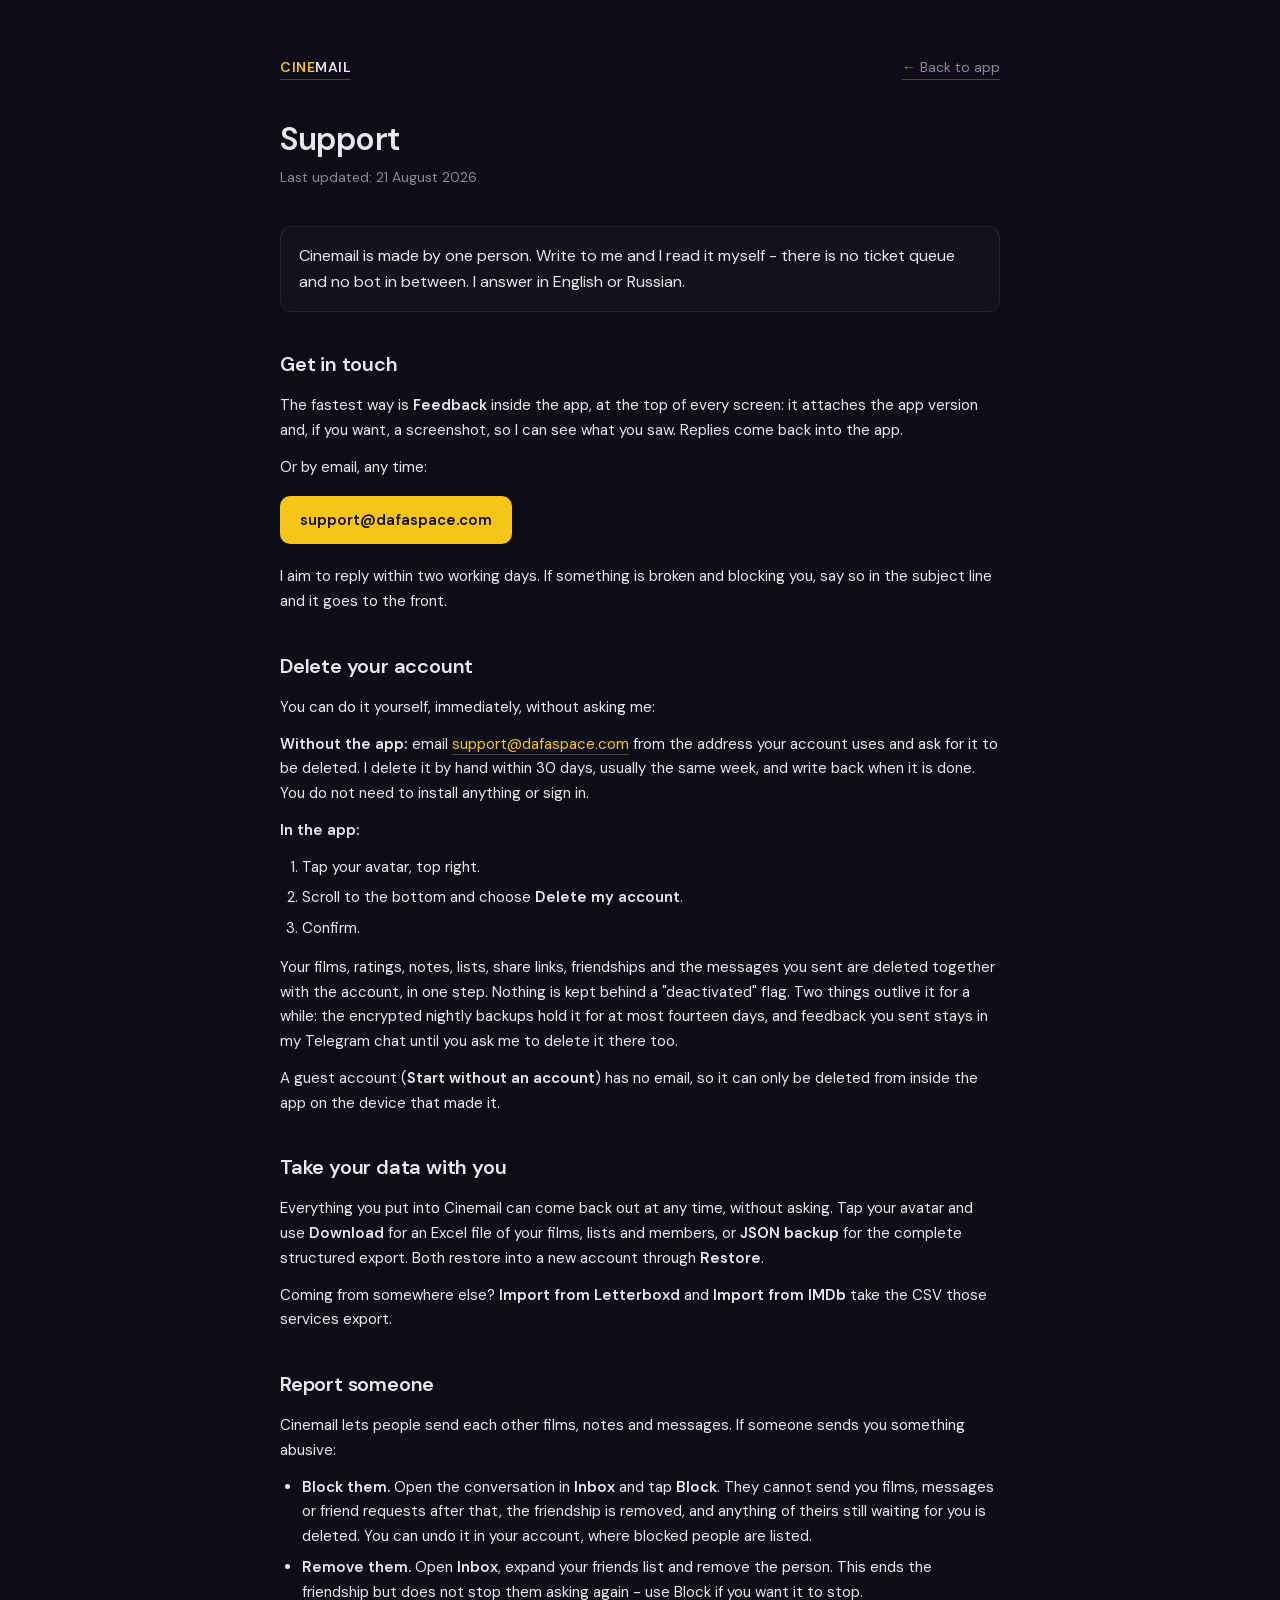
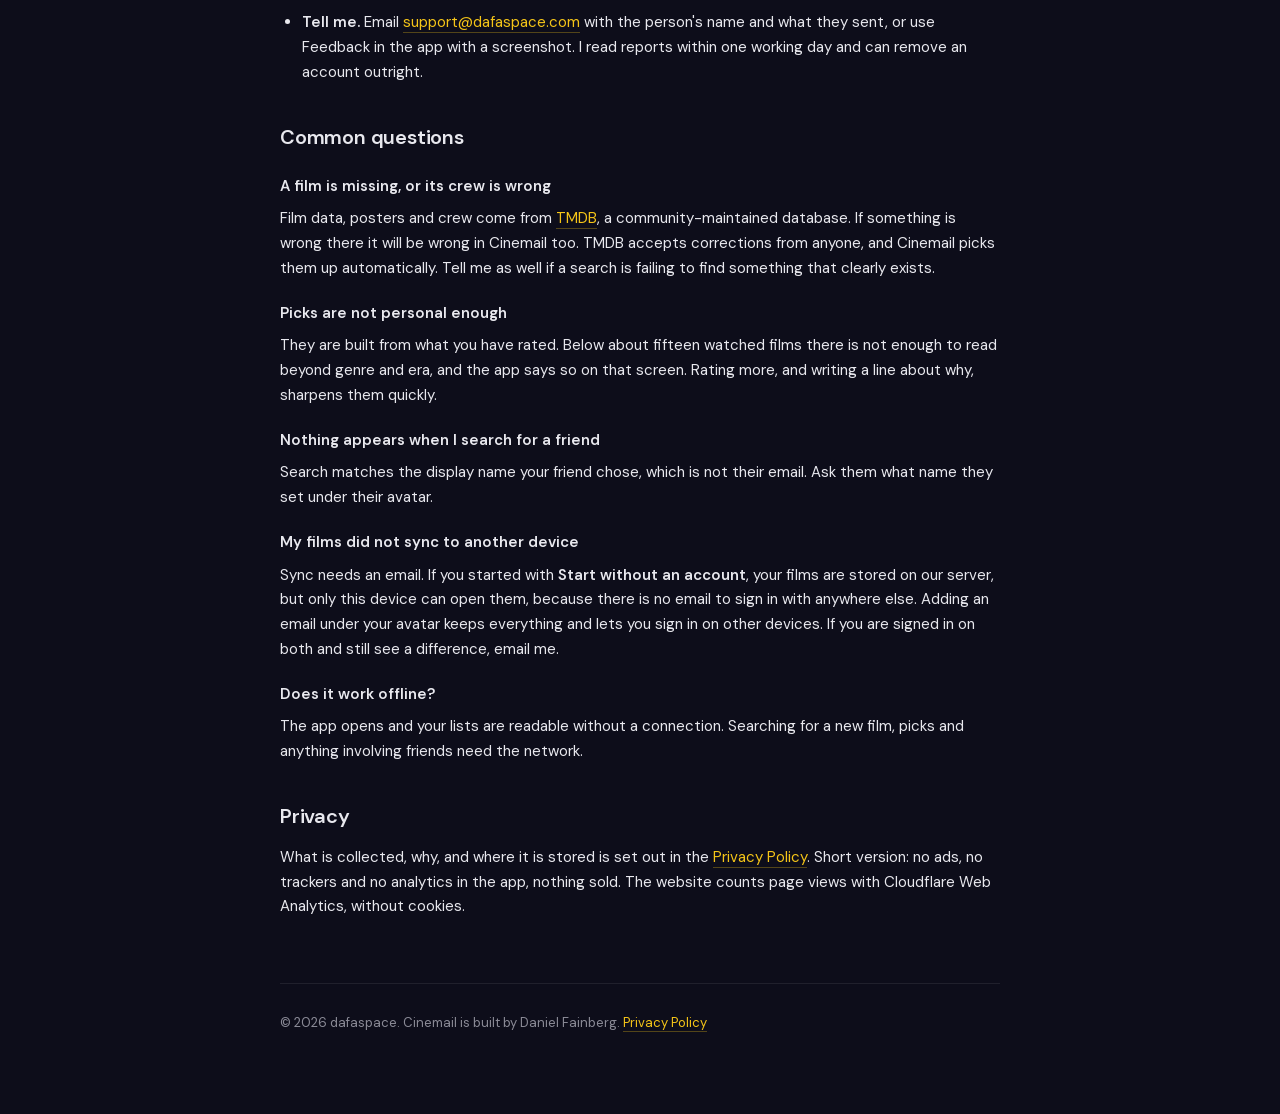
<file: support.html>
<!DOCTYPE html>
<html lang="en">
<head>
  <meta charset="UTF-8">
  <meta name="viewport" content="width=device-width, initial-scale=1.0">
  <meta name="description" content="Cinemail support - how to get help, report a problem, delete your account or export your data.">
  <meta name="theme-color" content="#0d0d1a">
  <title>Support - Cinemail</title>

  <!-- DM Sans from cinemail.app itself (fonts/, the same files as the app), not Google Fonts. -->
  <style>
    @font-face { font-family: 'DM Sans'; font-style: normal; font-weight: 300 600; font-display: swap;
      src: url('/fonts/dm-sans-latin-ext.woff2') format('woff2');
      unicode-range: U+0100-02BA, U+02BD-02C5, U+02C7-02CC, U+02CE-02D7, U+02DD-02FF, U+0304, U+0308, U+0329, U+1D00-1DBF, U+1E00-1E9F, U+1EF2-1EFF, U+2020, U+20A0-20AB, U+20AD-20C0, U+2113, U+2C60-2C7F, U+A720-A7FF; }
    @font-face { font-family: 'DM Sans'; font-style: normal; font-weight: 300 600; font-display: swap;
      src: url('/fonts/dm-sans-latin.woff2') format('woff2');
      unicode-range: U+0000-00FF, U+0131, U+0152-0153, U+02BB-02BC, U+02C6, U+02DA, U+02DC, U+0304, U+0308, U+0329, U+2000-206F, U+20AC, U+2122, U+2191, U+2193, U+2212, U+2215, U+FEFF, U+FFFD; }
  </style>

  <style>
    *, *::before, *::after { box-sizing: border-box; margin: 0; padding: 0; }

    :root {
      --bg: #0d0d1a;
      --text: #e8e8ee;
      --muted: #8a8a96;
      --accent: #f5c518;
      --border: rgba(255,255,255,0.08);
      --card: rgba(255,255,255,0.025);
    }

    html, body {
      background: var(--bg);
      color: var(--text);
      font-family: 'DM Sans', -apple-system, BlinkMacSystemFont, sans-serif;
      font-size: 16px;
      line-height: 1.65;
      -webkit-font-smoothing: antialiased;
      -moz-osx-font-smoothing: grayscale;
    }

    body {
      min-height: 100vh;
      display: flex;
      justify-content: center;
      padding: 56px 24px 80px;
    }

    main { width: 100%; max-width: 720px; }

    .nav {
      display: flex;
      justify-content: space-between;
      align-items: center;
      margin-bottom: 40px;
      font-size: 14px;
    }
    .nav a {
      color: var(--muted);
      text-decoration: none;
      transition: color 0.15s ease;
    }
    .nav a:hover { color: var(--text); }
    .nav .logo {
      color: var(--text);
      font-weight: 700;
      letter-spacing: 0.5px;
    }
    .nav .logo span { color: var(--accent); }

    h1 {
      font-size: 32px;
      font-weight: 700;
      letter-spacing: -0.5px;
      margin-bottom: 8px;
      line-height: 1.2;
    }
    .updated {
      color: var(--muted);
      font-size: 14px;
      margin-bottom: 36px;
    }

    .intro {
      font-size: 16px;
      color: var(--text);
      margin-bottom: 36px;
      padding: 16px 18px;
      background: var(--card);
      border: 1px solid var(--border);
      border-radius: 12px;
      line-height: 1.65;
    }

    h2 {
      font-size: 20px;
      font-weight: 700;
      margin-top: 36px;
      margin-bottom: 12px;
      letter-spacing: -0.2px;
    }

    h3 {
      font-size: 15px;
      font-weight: 600;
      margin-top: 20px;
      margin-bottom: 8px;
      color: var(--text);
    }

    p {
      font-size: 15px;
      color: var(--text);
      margin-bottom: 12px;
      line-height: 1.65;
    }

    ul, ol { margin-left: 22px; margin-bottom: 14px; }
    li {
      font-size: 15px;
      color: var(--text);
      margin-bottom: 6px;
      line-height: 1.65;
    }

    a {
      color: var(--accent);
      text-decoration: none;
      border-bottom: 1px solid rgba(245,197,24,0.3);
      transition: border-color 0.15s ease;
    }
    a:hover { border-color: var(--accent); }

    strong { color: var(--text); font-weight: 600; }

    .mail {
      display: inline-block;
      margin: 4px 0 8px;
      padding: 12px 20px;
      background: var(--accent);
      color: #111;
      border: none;
      border-radius: 10px;
      font-weight: 700;
      font-size: 15px;
    }
    .mail:hover { border: none; }

    footer {
      margin-top: 64px;
      padding-top: 28px;
      border-top: 1px solid var(--border);
      font-size: 13px;
      color: var(--muted);
    }

    @media (max-width: 600px) {
      body { padding: 36px 20px 60px; }
      h1 { font-size: 26px; }
      h2 { font-size: 18px; }
    }
  </style>
</head>
<body>
  <main>

    <nav class="nav">
      <a href="https://cinemail.app" class="logo"><span>CINE</span>MAIL</a>
      <a href="https://cinemail.app">← Back to app</a>
    </nav>

    <h1>Support</h1>
    <p class="updated">Last updated: 21 August 2026</p>

    <div class="intro">
      Cinemail is made by one person. Write to me and I read it myself - there is no ticket
      queue and no bot in between. I answer in English or Russian.
    </div>

    <h2>Get in touch</h2>
    <p>
      The fastest way is <strong>Feedback</strong> inside the app, at the top of every screen:
      it attaches the app version and, if you want, a screenshot, so I can see what you saw.
      Replies come back into the app.
    </p>
    <p>Or by email, any time:</p>
    <p><a class="mail" href="mailto:support@dafaspace.com">support@dafaspace.com</a></p>
    <p>
      I aim to reply within two working days. If something is broken and blocking you, say so
      in the subject line and it goes to the front.
    </p>

    <h2>Delete your account</h2>
    <p>
      You can do it yourself, immediately, without asking me:
    </p>
    <p>
      <strong>Without the app:</strong> email <a href="mailto:support@dafaspace.com">support@dafaspace.com</a>
      from the address your account uses and ask for it to be deleted. I delete it by hand within
      30 days, usually the same week, and write back when it is done. You do not need to install
      anything or sign in.
    </p>
    <p><strong>In the app:</strong></p>
    <ol>
      <li>Tap your avatar, top right.</li>
      <li>Scroll to the bottom and choose <strong>Delete my account</strong>.</li>
      <li>Confirm.</li>
    </ol>
    <p>
      Your films, ratings, notes, lists, share links, friendships and the messages you sent are
      deleted together with the account, in one step. Nothing is kept behind a "deactivated" flag.
      Two things outlive it for a while: the encrypted nightly backups hold it for at most fourteen
      days, and feedback you sent stays in my Telegram chat until you ask me to delete it there too.
    </p>
    <p>
      A guest account (<strong>Start without an account</strong>) has no email, so it can only be
      deleted from inside the app on the device that made it.
    </p>

    <h2>Take your data with you</h2>
    <p>
      Everything you put into Cinemail can come back out at any time, without asking. Tap your
      avatar and use <strong>Download</strong> for an Excel file of your films, lists and
      members, or <strong>JSON backup</strong> for the complete structured export. Both restore
      into a new account through <strong>Restore</strong>.
    </p>
    <p>
      Coming from somewhere else? <strong>Import from Letterboxd</strong> and
      <strong>Import from IMDb</strong> take the CSV those services export.
    </p>

    <h2>Report someone</h2>
    <p>
      Cinemail lets people send each other films, notes and messages. If someone sends you
      something abusive:
    </p>
    <ul>
      <li>
        <strong>Block them.</strong> Open the conversation in <strong>Inbox</strong> and tap
        <strong>Block</strong>. They cannot send you films, messages or friend requests after
        that, the friendship is removed, and anything of theirs still waiting for you is
        deleted. You can undo it in your account, where blocked people are listed.
      </li>
      <li>
        <strong>Remove them.</strong> Open <strong>Inbox</strong>, expand your friends list and
        remove the person. This ends the friendship but does not stop them asking again -
        use Block if you want it to stop.
      </li>
      <li>
        <strong>Tell me.</strong> Email <a href="mailto:support@dafaspace.com">support@dafaspace.com</a>
        with the person's name and what they sent, or use Feedback in the app with a screenshot.
        I read reports within one working day and can remove an account outright.
      </li>
    </ul>

    <h2>Common questions</h2>

    <h3>A film is missing, or its crew is wrong</h3>
    <p>
      Film data, posters and crew come from <a href="https://www.themoviedb.org/">TMDB</a>, a
      community-maintained database. If something is wrong there it will be wrong in Cinemail
      too. TMDB accepts corrections from anyone, and Cinemail picks them up automatically. Tell
      me as well if a search is failing to find something that clearly exists.
    </p>

    <h3>Picks are not personal enough</h3>
    <p>
      They are built from what you have rated. Below about fifteen watched films there is not
      enough to read beyond genre and era, and the app says so on that screen. Rating more, and
      writing a line about why, sharpens them quickly.
    </p>

    <h3>Nothing appears when I search for a friend</h3>
    <p>
      Search matches the display name your friend chose, which is not their email. Ask them what
      name they set under their avatar.
    </p>

    <h3>My films did not sync to another device</h3>
    <p>
      Sync needs an email. If you started with <strong>Start without an account</strong>, your
      films are stored on our server, but only this device can open them, because there is no
      email to sign in with anywhere else. Adding an email under your avatar keeps everything and
      lets you sign in on other devices. If you are signed in on both and still see a difference, email me.
    </p>

    <h3>Does it work offline?</h3>
    <p>
      The app opens and your lists are readable without a connection. Searching for a new film,
      picks and anything involving friends need the network.
    </p>

    <h2>Privacy</h2>
    <p>
      What is collected, why, and where it is stored is set out in the
      <a href="https://cinemail.app/privacy.html">Privacy Policy</a>. Short version: no ads, no
      trackers and no analytics in the app, nothing sold. The website counts page views with
      Cloudflare Web Analytics, without cookies.
    </p>

    <footer>
      © 2026 dafaspace. Cinemail is built by Daniel Fainberg.
      <a href="https://cinemail.app/privacy.html">Privacy Policy</a>
    </footer>

  </main>
</body>
</html>
</file>
